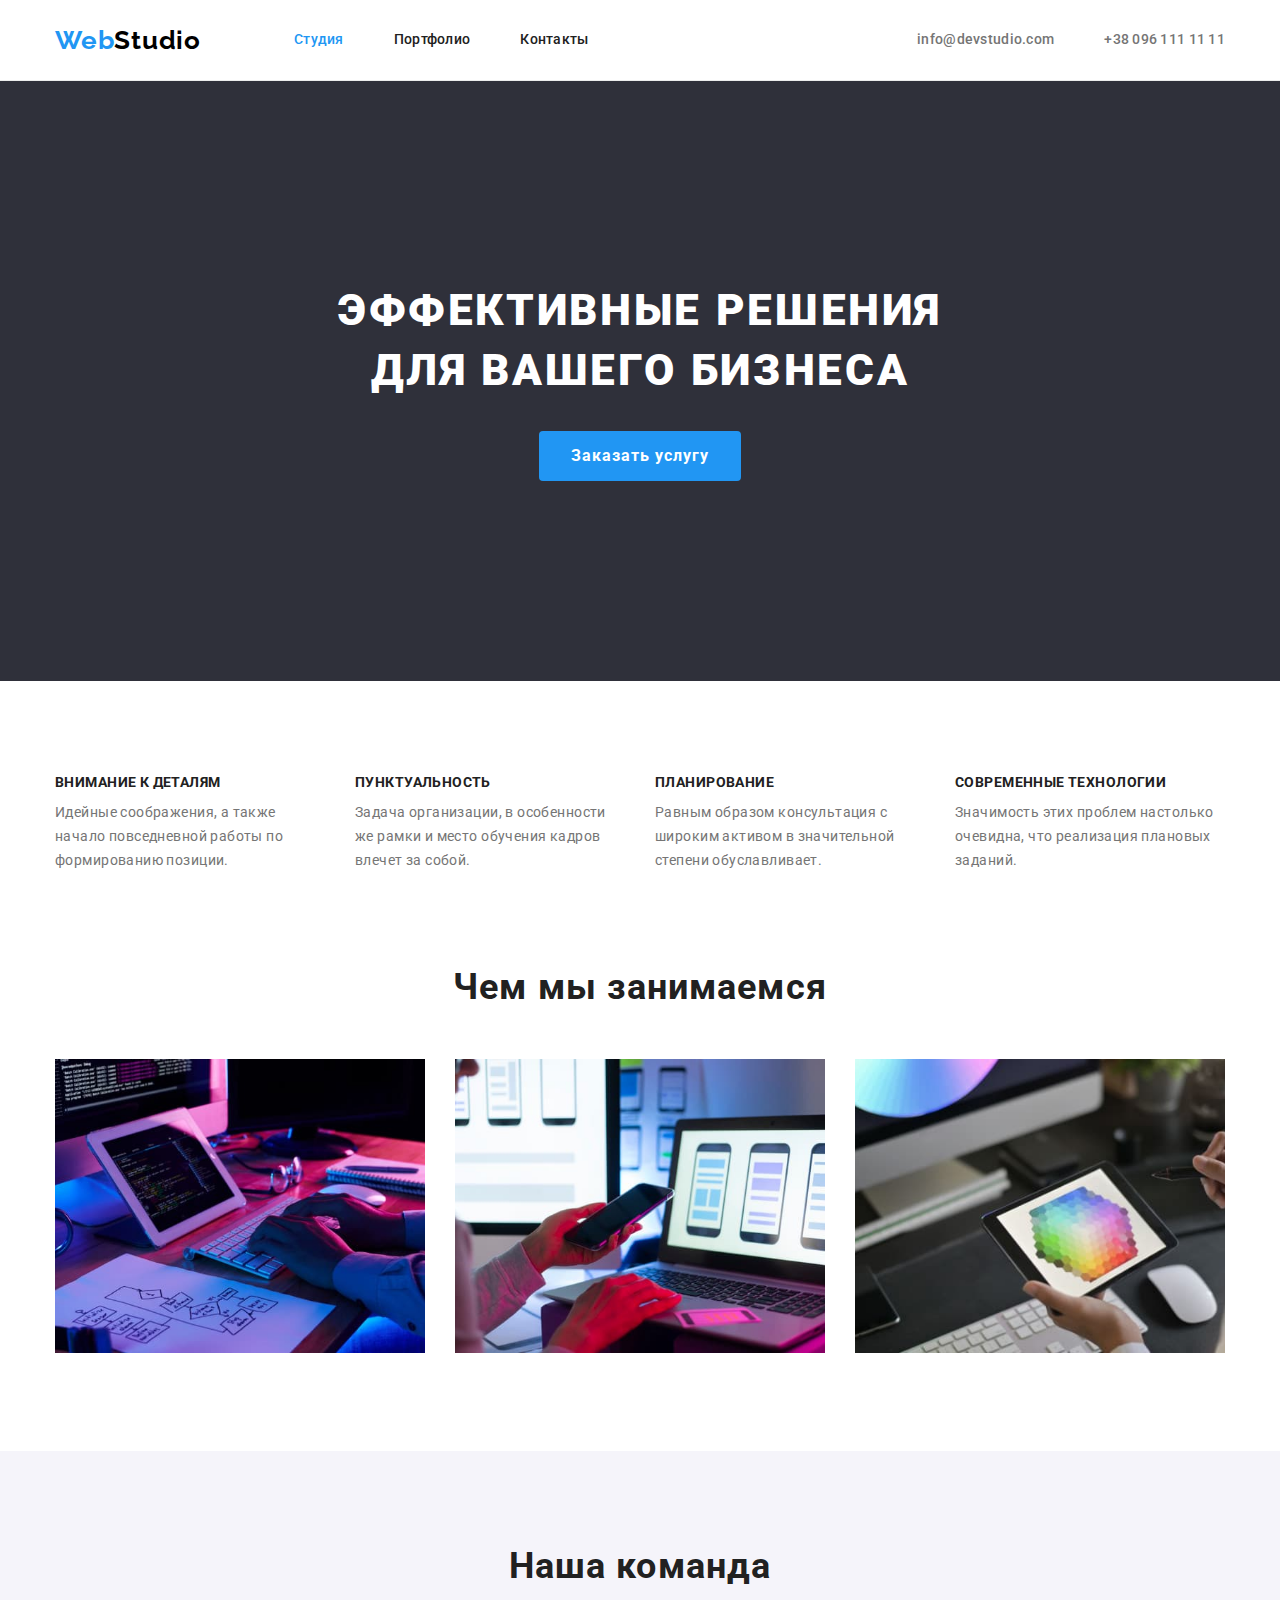
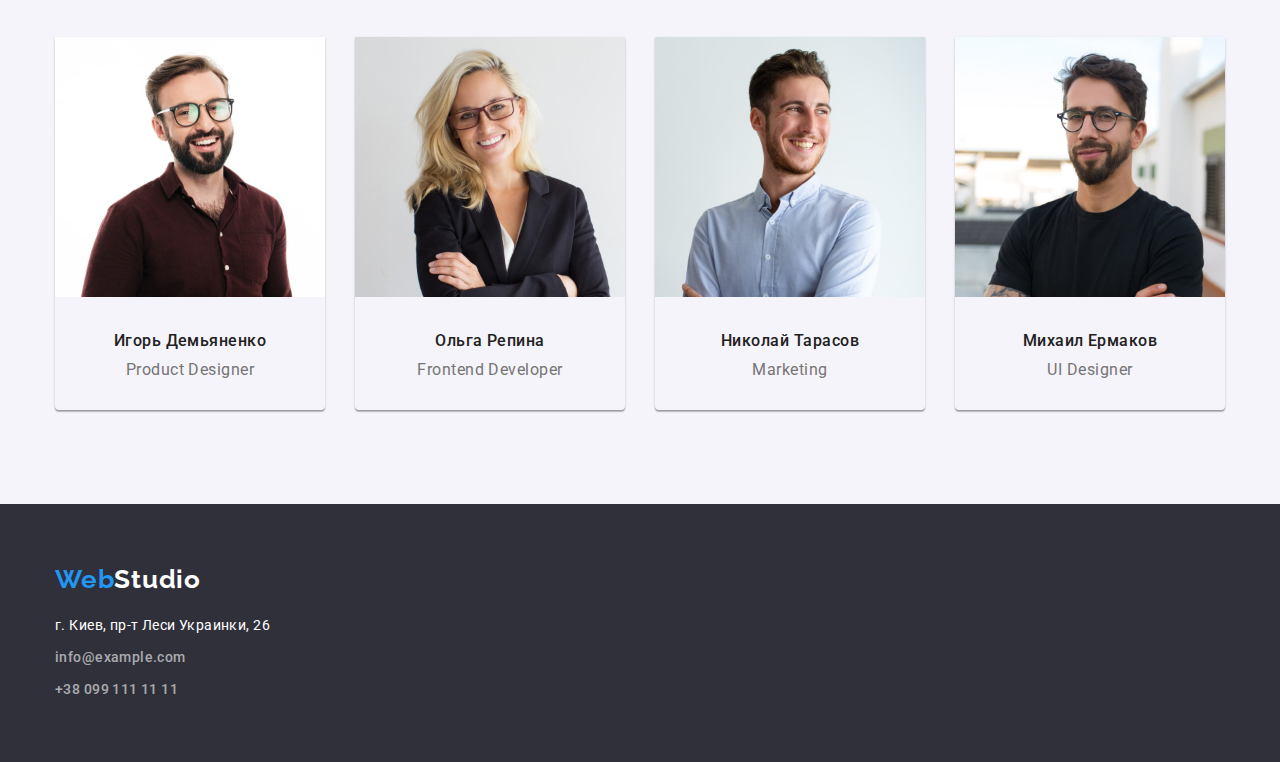
<file: index.html>
<!DOCTYPE html>
<html lang="ru">
  <head>
    <meta charset="UTF-8" />
    <meta http-equiv="X-UA-Compatible" content="IE=edge" />
    <meta name="viewport" content="width=device-width, initial-scale=1.0" />
    <link rel="preconnect" href="https://fonts.googleapis.com" />
    <link rel="preconnect" href="https://fonts.gstatic.com" crossorigin />
    <link
      href="https://fonts.googleapis.com/css2?family=Raleway:wght@700&family=Roboto:wght@400;500;700;900&display=swap"
      rel="stylesheet"
    />
    <link
      rel="stylesheet"
      href="https://cdnjs.cloudflare.com/ajax/libs/modern-normalize/1.1.0/modern-normalize.min.css"
    />
    <link rel="stylesheet" href="./css/styles.css" />
    <title>WebStudio</title>
  </head>
  <body>
    <header class="header">
      <div class="container main-navigation">
        <a href="./index.html" class="logo header-logo"
          ><span class="logo-accent">Web</span>Studio</a
        >
        <nav>
          <ul class="navigation">
            <li class="navigation-item">
              <a href="./index.html" class="current-link navigation-link"
                >Студия</a
              >
            </li>
            <li class="navigation-item">
              <a href="./portfolio.html" class="navigation-link">Портфолио</a>
            </li>
            <li class="navigation-item">
              <a href="" class="navigation-link">Контакты</a>
            </li>
          </ul>
        </nav>
        <ul class="contact-list">
          <li class="contact-item">
            <a href="mailto:info@devstudio.com" class="contact-link"
              >info@devstudio.com</a
            >
          </li>
          <li class="contact-item">
            <a href="tel:+380961111111" class="contact-link"
              >+38 096 111 11 11</a
            >
          </li>
        </ul>
      </div>
    </header>

    <main>
      <section class="hero section">
        <div class="container">
          <h1 class="hero-heading">Эффективные решения для вашего бизнеса</h1>
          <button type="button" class="order-button">Заказать услугу</button>
        </div>
      </section>
      <section class="section">
        <div class="container">
          <h2 class="mainpage-heading hidden">Наши преимущества</h2>
          <ul class="feature-list">
            <li class="feature-item">
              <h3 class="feature-heading">Внимание к деталям</h3>
              <p class="feature-text">
                Идейные соображения, а также начало повседневной работы по
                формированию позиции.
              </p>
            </li>
            <li class="feature-item">
              <h3 class="feature-heading">Пунктуальность</h3>
              <p class="feature-text">
                Задача организации, в особенности же рамки и место обучения
                кадров влечет за собой.
              </p>
            </li>
            <li class="feature-item">
              <h3 class="feature-heading">Планирование</h3>
              <p class="feature-text">
                Равным образом консультация с широким активом в значительной
                степени обуславливает.
              </p>
            </li>
            <li class="feature-item">
              <h3 class="feature-heading">Современные технологии</h3>
              <p class="feature-text">
                Значимость этих проблем настолько очевидна, что реализация
                плановых заданий.
              </p>
            </li>
          </ul>
        </div>
      </section>
      <section class="section work-section">
        <div class="container">
          <h2 class="mainpage-heading">Чем мы занимаемся</h2>
          <ul class="work-list">
            <li class="work-item">
              <img
                class="work-img"
                src="./images/mainpage/1.jpg"
                alt="Человек набирает код на клавиатуре"
                width="370"
                height="294"
              />
            </li>
            <li class="work-item">
              <img
                class="work-img"
                src="./images/mainpage/2.jpg"
                alt="Человек держит смартфон в руке"
                width="370"
                height="294"
              />
            </li>
            <li class="work-item">
              <img
                class="work-img"
                src="./images/mainpage/3.jpg"
                alt="Человек держит планшет с палитрой цветов на экране"
                width="370"
                height="294"
              />
            </li>
          </ul>
        </div>
      </section>
      <section class="section team-section">
        <div class="container">
          <h2 class="mainpage-heading">Наша команда</h2>
          <ul class="team-list">
            <li class="team-item">
              <img
                src="./images/mainpage/demyanenko.jpg"
                alt="Игорь Демьяненко"
                width="270"
              />
              <div class="team-description">
                <h3 class="team-heading">Игорь Демьяненко</h3>
                <p lang="en" class="team-text">Product Designer</p>
              </div>
            </li>
            <li class="team-item">
              <img
                src="./images/mainpage/repina.jpg"
                alt="Ольга Репина"
                width="270"
              />
              <div class="team-description">
                <h3 class="team-heading">Ольга Репина</h3>
                <p lang="en" class="team-text">Frontend Developer</p>
              </div>
            </li>
            <li class="team-item">
              <img
                src="./images/mainpage/tarasov.jpg"
                alt="Николай Тарасов"
                width="270"
              />
              <div class="team-description">
                <h3 class="team-heading">Николай Тарасов</h3>
                <p lang="en" class="team-text">Marketing</p>
              </div>
            </li>
            <li class="team-item">
              <img
                src="./images/mainpage/ermakov.jpg"
                alt="Михаил Ермаков"
                width="270"
              />
              <div class="team-description">
                <h3 class="team-heading">Михаил Ермаков</h3>
                <p lang="en" class="team-text">UI Designer</p>
              </div>
            </li>
          </ul>
        </div>
      </section>
    </main>

    <footer class="footer">
      <div class="container">
        <a href="./index.html" class="logo footer-logo"
          ><span class="logo-accent">Web</span>Studio</a
        >
        <address class="address">
          <p class="address-place">г. Киев, пр-т Леси Украинки, 26</p>
          <ul>
            <li class="address-item">
              <a href="mailto:info@example.com" class="address-link"
                >info@example.com</a
              >
            </li>
            <li class="address-item">
              <a href="tel:+380991111111" class="address-link"
                >+38 099 111 11 11</a
              >
            </li>
          </ul>
        </address>
      </div>
    </footer>
  </body>
</html>
</file>
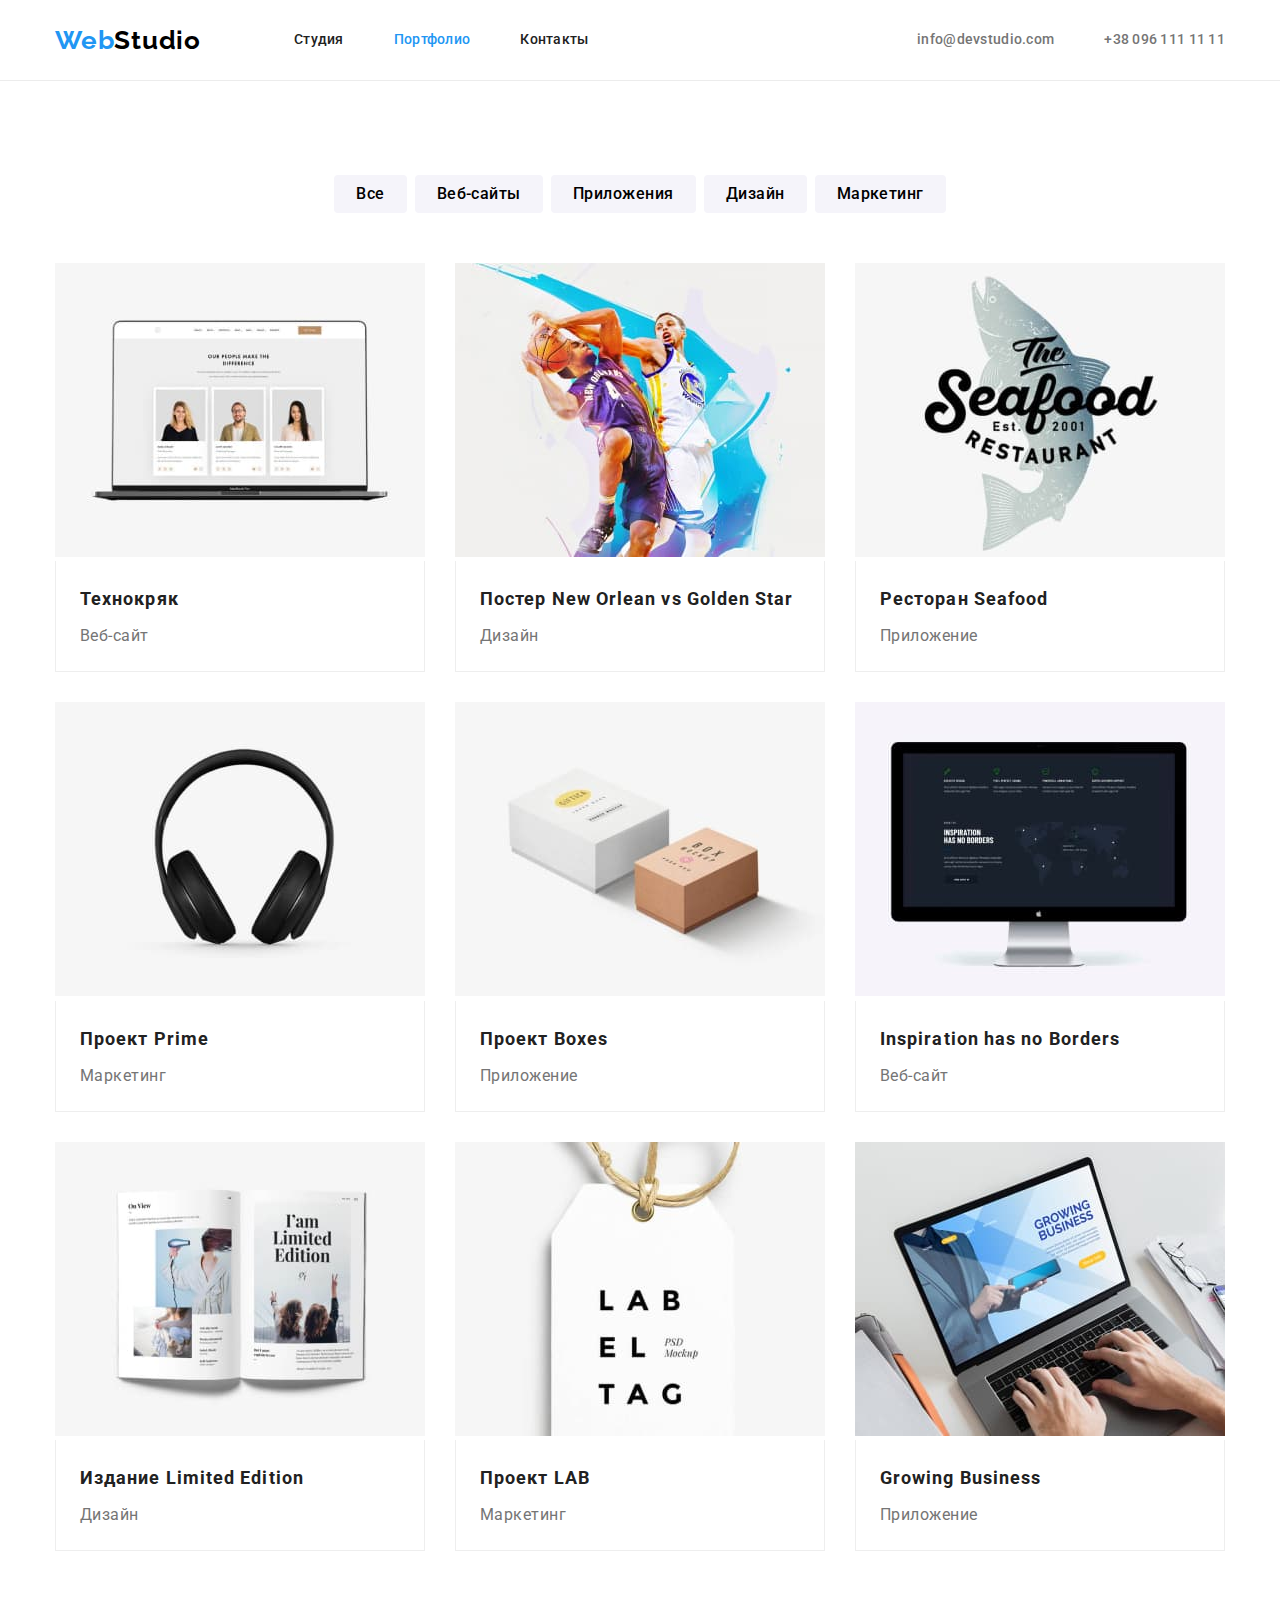
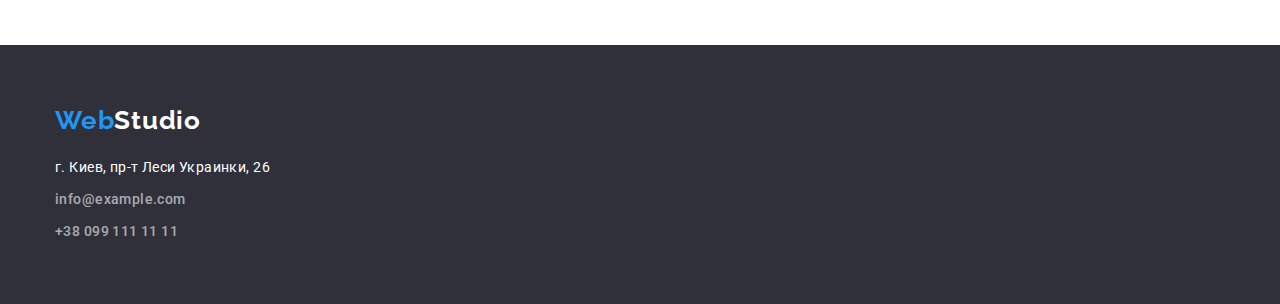
<file: portfolio.html>
<!DOCTYPE html>
<html lang="ru">
  <head>
    <meta charset="UTF-8" />
    <meta http-equiv="X-UA-Compatible" content="IE=edge" />
    <meta name="viewport" content="width=device-width, initial-scale=1.0" />
    <link rel="preconnect" href="https://fonts.googleapis.com" />
    <link rel="preconnect" href="https://fonts.gstatic.com" crossorigin />
    <link
      href="https://fonts.googleapis.com/css2?family=Raleway:wght@700&family=Roboto:wght@400;500;700;900&display=swap"
      rel="stylesheet"
    />
    <link
      rel="stylesheet"
      href="https://cdnjs.cloudflare.com/ajax/libs/modern-normalize/1.1.0/modern-normalize.min.css"
    />
    <link rel="stylesheet" href="./css/styles.css" />
    <title>Портфолио</title>
  </head>
  <body>
    <header class="header">
      <div class="container main-navigation">
        <a href="./index.html" class="logo header-logo"
          ><span class="logo-accent">Web</span>Studio</a
        >
        <nav>
          <ul class="navigation">
            <li class="navigation-item">
              <a href="./index.html" class="navigation-link">Студия</a>
            </li>
            <li class="navigation-item">
              <a href="./portfolio.html" class="current-link navigation-link"
                >Портфолио</a
              >
            </li>
            <li class="navigation-item">
              <a href="" class="navigation-link">Контакты</a>
            </li>
          </ul>
        </nav>
        <ul class="contact-list">
          <li class="contact-item">
            <a href="mailto:info@devstudio.com" class="contact-link"
              >info@devstudio.com</a
            >
          </li>
          <li class="contact-item">
            <a href="tel:+380961111111" class="contact-link"
              >+38 096 111 11 11</a
            >
          </li>
        </ul>
      </div>
    </header>

    <main>
      <section class="section">
        <div class="container">
          <h1 class="portfolio-heading hidden">Портфолио</h1>
          <ul class="filters-list">
            <li class="filters-item">
              <button type="button" class="filters-button">Все</button>
            </li>
            <li class="filters-item">
              <button type="button" class="filters-button">Веб-сайты</button>
            </li>
            <li class="filters-item">
              <button type="button" class="filters-button">Приложения</button>
            </li>
            <li class="filters-item">
              <button type="button" class="filters-button">Дизайн</button>
            </li>
            <li class="filters-item">
              <button type="button" class="filters-button">Маркетинг</button>
            </li>
          </ul>
          <ul class="project-list">
            <li class="project-list-item">
              <img
                src="./images/portfolio/portf1.jpg"
                alt="Веб-сайт"
                width="370"
                height="294"
              />
              <div class="project-description">
                <h2 class="project-heading">Технокряк</h2>
                <p class="project-text">Веб-сайт</p>
              </div>
            </li>
            <li class="project-list-item">
              <img
                src="./images/portfolio/portf2.jpg"
                alt="Баскетбольный постер"
                width="370"
                height="294"
              />
              <div class="project-description">
                <h2 class="project-heading">
                  Постер <span lang="en">New Orlean vs Golden Star</span>
                </h2>
                <p class="project-text">Дизайн</p>
              </div>
            </li>
            <li class="project-list-item">
              <img
                src="./images/portfolio/portf3.jpg"
                alt="Логотип ресторана"
                width="370"
                height="294"
              />
              <div class="project-description">
                <h2 class="project-heading">
                  Ресторан <span lang="en">Seafood</span>
                </h2>
                <p class="project-text">Приложение</p>
              </div>
            </li>
            <li class="project-list-item">
              <img
                src="./images/portfolio/portf4.jpg"
                alt="Наушники"
                width="370"
                height="294"
              />
              <div class="project-description">
                <h2 class="project-heading">
                  Проект <span lang="en">Prime</span>
                </h2>
                <p class="project-text">Маркетинг</p>
              </div>
            </li>
            <li class="project-list-item">
              <img
                src="./images/portfolio/portf5.jpg"
                alt="Пара ящиков"
                width="370"
                height="294"
              />
              <div class="project-description">
                <h2 class="project-heading">
                  Проект <span lang="en">Boxes</span>
                </h2>
                <p class="project-text">Приложение</p>
              </div>
            </li>
            <li class="project-list-item">
              <img
                src="./images/portfolio/portf6.jpg"
                alt="Веб-сайт"
                width="370"
                height="294"
              />
              <div class="project-description">
                <h2 lang="en" class="project-heading">
                  Inspiration has no Borders
                </h2>
                <p class="project-text">Веб-сайт</p>
              </div>
            </li>
            <li class="project-list-item">
              <img
                src="./images/portfolio/portf7.jpg"
                alt="Издание в печатном виде"
                width="370"
                height="294"
              />
              <div class="project-description">
                <h2 class="project-heading">
                  Издание <span lang="en">Limited Edition</span>
                </h2>
                <p class="project-text">Дизайн</p>
              </div>
            </li>
            <li class="project-list-item">
              <img
                src="./images/portfolio/portf8.jpg"
                alt="Бирка"
                width="370"
                height="294"
              />
              <div class="project-description">
                <h2 class="project-heading">
                  Проект <span lang="en">LAB</span>
                </h2>
                <p class="project-text">Маркетинг</p>
              </div>
            </li>
            <li class="project-list-item">
              <img
                src="./images/portfolio/portf9.jpg"
                alt="Приложение на экране ноутбука"
                width="370"
                height="294"
              />
              <div class="project-description">
                <h2 lang="en" class="project-heading">Growing Business</h2>
                <p class="project-text">Приложение</p>
              </div>
            </li>
          </ul>
        </div>
      </section>
    </main>

    <footer class="footer">
      <div class="container">
        <a href="./index.html" class="logo footer-logo"
          ><span class="logo-accent">Web</span>Studio</a
        >
        <address class="address">
          <p class="address-place">г. Киев, пр-т Леси Украинки, 26</p>
          <ul>
            <li class="address-item">
              <a href="mailto:info@example.com" class="address-link"
                >info@example.com</a
              >
            </li>
            <li class="address-item">
              <a href="tel:+380991111111" class="address-link"
                >+38 099 111 11 11</a
              >
            </li>
          </ul>
        </address>
      </div>
    </footer>
  </body>
</html>
</file>
<file: css/styles.css>
body {
  font-family: "Roboto", "Open Sans", "Helvetica Neue", sans-serif;
  background-color: #ffffff;
  color: #212121;
  --brand-color: #2196f3;
  --background-color: #2f303a;
  --text-color: #757575;
  --alternate-text-color: #ffffff;
}

/* Сброс стилей */

ul {
  list-style: none;
  margin: 0;
  padding: 0;
}

h1,
h2,
h3,
h4,
h5,
h6,
p {
  margin: 0;
}

/* Контейнер */

.container {
  width: 1200px;
  padding: 0 15px;
  margin-left: auto;
  margin-right: auto;
}

.section {
  padding: 94px 0;
}

/* Стили хедера */

.header {
  border-bottom: 1px solid #ececec;
}

.main-navigation {
  display: flex;
  align-items: center;
}

.logo {
  color: #000;
  font-family: "Raleway", sans-serif;
  font-size: 26px;
  line-height: 1.19;
  font-weight: 700;
  letter-spacing: 0.03em;
  text-decoration: none;
}

.header-logo {
  margin-right: 93px;
}

.logo-accent {
  color: var(--brand-color);
}

.navigation {
  display: flex;
}

.navigation-item:not(:last-child) {
  margin-right: 50px;
}

.navigation-link {
  color: #212121;
  font-size: 14px;
  line-height: 1.14;
  font-weight: 500;
  letter-spacing: 0.02em;
  text-decoration: none;
  display: block;
  padding: 32px 0;
}

.current-link {
  color: var(--brand-color);
}

.navigation-link:hover,
.navigation-link:focus {
  color: var(--brand-color);
}

.contact-list {
  display: flex;
  margin-left: auto;
}

.contact-item + .contact-item {
  margin-left: 50px;
}

.contact-link {
  color: var(--text-color);
  font-size: 14px;
  line-height: 1.14;
  font-weight: 500;
  letter-spacing: 0.02em;
  text-decoration: none;
  display: block;
  padding: 32px 0;
}

.contact-link:hover,
.contact-link:focus {
  color: var(--brand-color);
}

/* Стили главной страницы */

.hero {
  background-color: var(--background-color);
  text-align: center;
  padding-top: 200px;
  padding-bottom: 200px;
}

.hero-heading {
  color: var(--alternate-text-color);
  font-size: 44px;
  line-height: 1.36;
  font-weight: 900;
  letter-spacing: 0.06em;
  text-transform: uppercase;
  text-decoration: none;
  width: 696px;
  margin-bottom: 30px;
  margin-left: auto;
  margin-right: auto;
}

.order-button,
.filters-button {
  cursor: pointer;
  font-family: inherit;
  border: none;
  border-radius: 4px;
  display: inline-block;
}

.order-button {
  background-color: var(--brand-color);
  color: var(--alternate-text-color);
  font-size: 16px;
  line-height: 1.88;
  font-weight: 700;
  letter-spacing: 0.06em;
  padding: 10px 32px;
}

.order-button:hover,
.order-button:focus {
  background-color: #188ce8;
}

.hidden {
  display: none;
}

.mainpage-heading {
  font-size: 36px;
  line-height: 1.17;
  letter-spacing: 0.03em;
  margin-bottom: 50px;
  text-align: center;
}

.feature-list {
  display: flex;
}

.feature-item {
  width: 270px;
}

.feature-item:not(:last-child) {
  margin-right: 30px;
}

.feature-heading {
  font-size: 14px;
  line-height: 1.14;
  font-weight: 700;
  letter-spacing: 0.03em;
  text-transform: uppercase;
  margin-bottom: 10px;
}

.feature-text {
  color: var(--text-color);
  font-size: 14px;
  line-height: 1.71;
  letter-spacing: 0.03em;
}

.work-section {
  padding-top: 0;
}

.work-list {
  display: flex;
}

.work-item:not(:last-child) {
  margin-right: 30px;
}

.work-img {
  object-fit: cover;
}

.team-section {
  background-color: #f5f4fa;
}

.team-list {
  display: flex;
}

.team-item {
  box-shadow: 0px 1px 3px rgba(0, 0, 0, 0.12), 0px 1px 1px rgba(0, 0, 0, 0.14),
    0px 2px 1px rgba(0, 0, 0, 0.2);
  border-radius: 0px 0px 4px 4px;
}

.team-item:not(:last-child) {
  margin-right: 30px;
}

.team-description {
  text-align: center;
  padding: 30px;
}

.team-heading {
  font-size: 16px;
  line-height: 1.19;
  font-weight: 500;
  letter-spacing: 0.03em;
  margin-bottom: 10px;
}

.team-text {
  color: var(--text-color);
  line-height: 1.19;
  letter-spacing: 0.03em;
}

/* Стили страницы портфолио */

.portfolio-heading {
  text-align: center;
}

.filters-list {
  display: flex;
  justify-content: center;
  margin-bottom: 50px;
}

.filters-button {
  background-color: #f5f4fa;
  font-size: 16px;
  line-height: 1.62;
  font-weight: 500;
  letter-spacing: 0.03em;
  text-align: center;
  padding: 6px 22px;
}

.filters-item:not(:last-child) {
  margin-right: 8px;
}

.filters-button:hover,
.filters-button:focus {
  background-color: var(--brand-color);
  color: var(--alternate-text-color);
}

.project-list {
  display: flex;
  flex-wrap: wrap;
}

.project-list-item {
  width: 370px;
  margin-right: 30px;
  margin-bottom: 30px;
}

.project-description {
  border-left: 1px solid #eeeeee;
  border-bottom: 1px solid #eeeeee;
  border-right: 1px solid #eeeeee;
}

.project-list-item:nth-child(3n) {
  margin-right: 0;
}

.project-list-item:nth-last-child(-n + 3) {
  margin-bottom: 0;
}

.project-description {
  padding: 20px 24px;
}

.project-heading {
  font-size: 18px;
  line-height: 2;
  letter-spacing: 0.06em;
  margin-bottom: 4px;
}

.project-text {
  color: var(--text-color);
  line-height: 1.88;
  letter-spacing: 0.03em;
}

/* Стили футера */

.footer {
  background-color: var(--background-color);
  padding: 60px 0;
}

.footer-logo {
  color: var(--alternate-text-color);
  margin-bottom: 20px;
  display: inline-block;
}

.address {
  font-style: normal;
}

.address-place {
  color: var(--alternate-text-color);
  font-size: 14px;
  line-height: 1.71;
  letter-spacing: 0.03em;
  margin-bottom: 8px;
}

.address-item + .address-item {
  margin-top: 8px;
}

.address-link {
  color: rgba(255, 255, 255, 0.6);
  font-size: 14px;
  line-height: 1.71;
  font-weight: 500;
  text-decoration: none;
  letter-spacing: 0.03em;
}

.address-link:hover,
.address-link:focus {
  color: var(--brand-color);
}
</file>
